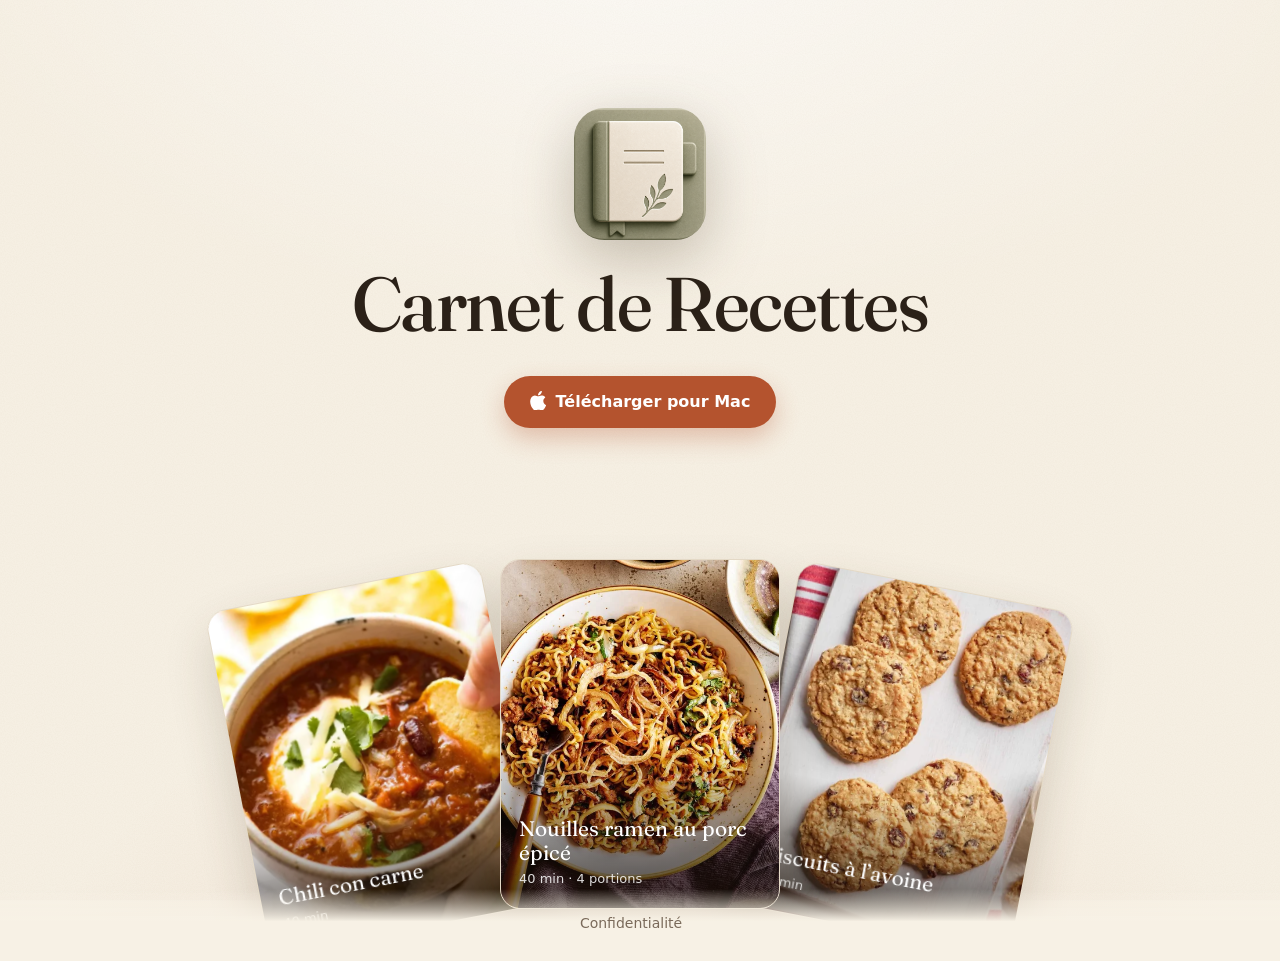
<file: index.html>
<!doctype html><html lang="fr"><head><meta charset="utf-8"><meta name="viewport" content="width=device-width,initial-scale=1">
<title>Carnet de Recettes</title><link rel="icon" href="icon.png">
<link rel="apple-touch-icon" href="apple-touch-icon.png">
<meta property="og:type" content="website"><meta property="og:title" content="Carnet de Recettes"><meta property="og:site_name" content="Carnet de Recettes">
<meta property="og:url" content="https://maxig0d.github.io/carnet-de-recettes-site/">
<meta property="og:image" content="https://maxig0d.github.io/carnet-de-recettes-site/og.png"><meta property="og:image:width" content="1200"><meta property="og:image:height" content="630">
<meta name="twitter:card" content="summary_large_image"><meta name="twitter:image" content="https://maxig0d.github.io/carnet-de-recettes-site/og.png">
<link rel="preconnect" href="https://fonts.googleapis.com"><link rel="preconnect" href="https://fonts.gstatic.com" crossorigin>
<link href="https://fonts.googleapis.com/css2?family=Fraunces:opsz,wght@9..144,400;9..144,500&display=swap" rel="stylesheet">
<link rel="stylesheet" href="style.css?v=3"></head><body class="home">
<main>
  <section class="intro">
    <img class="icon" src="icon.png" alt="">
    <h1>Carnet de Recettes</h1>
    <a class="btn" href="https://github.com/MaxiG0D/carnet-de-recettes-site/releases/latest/download/Carnet-de-Recettes.zip"><svg viewBox="0 0 17 20" aria-hidden="true"><path fill="currentColor" d="M14.1 10.6c0-2.6 2.1-3.8 2.2-3.9-1.2-1.8-3.1-2-3.7-2-1.6-.2-3.1.9-3.9.9-.8 0-2-.9-3.4-.9C3.6 4.8 2 5.8 1.1 7.4c-1.9 3.2-.5 8 1.3 10.6.9 1.3 1.9 2.7 3.3 2.6 1.3-.1 1.8-.9 3.4-.9s2 .9 3.4.8c1.4 0 2.3-1.3 3.2-2.6 1-1.5 1.4-2.9 1.4-3-.1 0-2.9-1.1-3-4.3zM11.5 3c.7-.9 1.2-2 1.1-3.2-1 0-2.3.7-3 1.6-.7.8-1.2 2-1.1 3.1 1.1.1 2.3-.6 3-1.5z"/></svg>Télécharger pour Mac</a>
  </section>
  <section class="fan" aria-hidden="true">
    <figure class="fiche f1"><img src="images/chilli-con-carne.webp" alt=""><figcaption><span>Chili con carne</span><small>40 min</small></figcaption></figure>
    <figure class="fiche f2"><img src="images/nouilles-ramen-au-porc-epice.webp" alt=""><figcaption><span>Nouilles ramen au porc épicé</span><small>40 min · 4 portions</small></figcaption></figure>
    <figure class="fiche f3"><img src="images/biscuits-a-lavoine-et-aux-raisins.webp" alt=""><figcaption><span>Biscuits à l’avoine</span><small>27 min</small></figcaption></figure>
  </section>
</main>
<footer><a href="confidentialite.html">Confidentialité</a></footer>
</body></html>
</file>
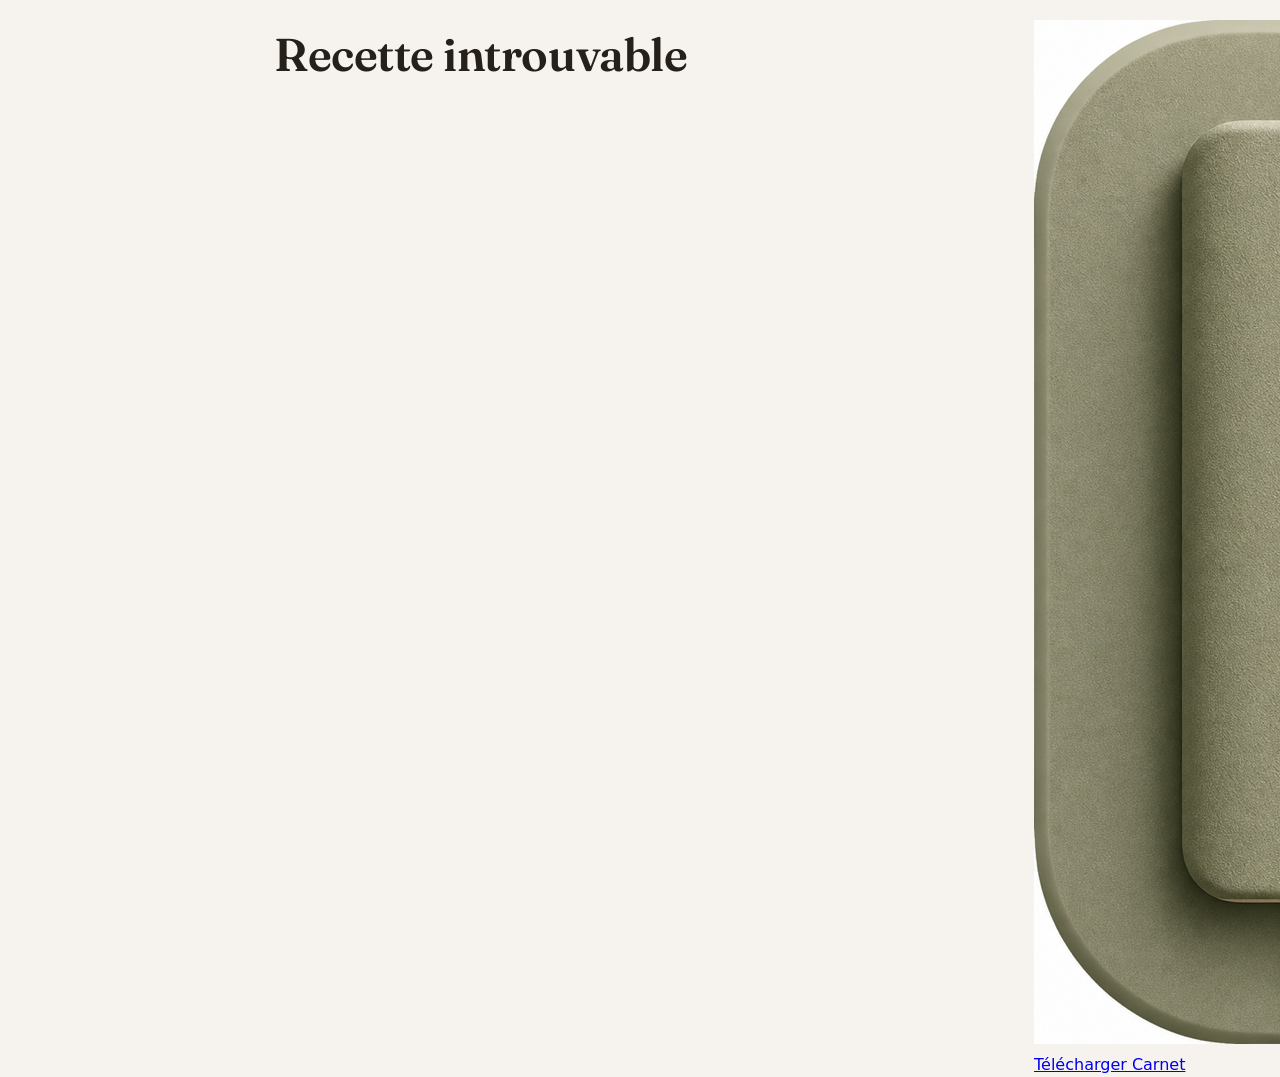
<file: r/index.html>
<!doctype html><html lang="fr"><head><meta charset="utf-8"><meta name="viewport" content="width=device-width,initial-scale=1"><title>Une recette de Carnet</title><meta property="og:title" content="Une recette de Carnet"><meta property="og:site_name" content="Carnet de Recettes"><meta property="og:image" content="https://maxig0d.github.io/carnet-de-recettes-site/icon.png"><meta property="og:type" content="article"><link rel="apple-touch-icon" href="../icon.png"><link rel="icon" href="../icon.png"><link rel="preconnect" href="https://fonts.googleapis.com"><link rel="preconnect" href="https://fonts.gstatic.com" crossorigin><link href="https://fonts.googleapis.com/css2?family=Fraunces:opsz,wght@9..144,500;9..144,600&display=swap" rel="stylesheet"><link rel="stylesheet" href="recipe.css?v=4"></head><body>
<nav class="top"><a class="get" href="../"><img src="../icon.png" alt="">Télécharger Carnet</a></nav>
<main id="app"></main>
<script>
// iCloud public database (CloudKit Web Services). API tokens are read-only and meant to be public.
const CK={production:{container:'iCloud.com.max.carnetderecettes',token:'4149166e0d1444c080852ae21644f873a6d07fe89d89618cca7f820f2f5cefde'},development:{container:'iCloud.com.max.carnetderecettes.dev',token:'7bda1c0ecc350190e6a3eceb598796fbf93f2a7989242fb612b59a9859cb342e'}};
const esc=s=>String(s??'').replace(/[&<>"]/g,c=>({'&':'&amp;','<':'&lt;','>':'&gt;','"':'&quot;'}[c]));
async function fromLink(h){
  let z=h.startsWith('z.'); if(z)h=h.slice(2);
  h=h.replace(/-/g,'+').replace(/_/g,'/'); h+='='.repeat((4-h.length%4)%4);
  let b=Uint8Array.from(atob(h),c=>c.charCodeAt(0));
  if(z){b=new Uint8Array(await new Response(new Blob([b]).stream().pipeThrough(new DecompressionStream('deflate-raw'))).arrayBuffer())}
  return JSON.parse(new TextDecoder().decode(b));
}
async function fromICloud(id,env){
  const res=await fetch(`https://api.apple-cloudkit.com/database/1/${CK[env].container}/${env}/public/records/lookup?ckAPIToken=${CK[env].token}`,
    {method:'POST',headers:{'Content-Type':'application/json'},body:JSON.stringify({records:[{recordName:id}]})});
  const rec=(await res.json()).records?.[0];
  if(!rec||!rec.fields)throw new Error('not found');
  const f=k=>rec.fields[k]?.value;
  const photo=f('photo')?.downloadURL?.replace('${f}','photo.jpg');
  return {t:f('title'),time:f('time'),por:f('portions'),prep:f('prep'),cook:f('cook'),ing:f('ingredients'),steps:f('steps'),img:photo||f('source')};
}
const ICON={
 prep:'<svg viewBox="0 0 24 24"><circle cx="12" cy="13" r="8"/><path d="M12 9v4l2 2M9 2h6"/></svg>',
 cook:'<svg viewBox="0 0 24 24"><path d="M12 3c1 3.5 5 5.5 5 10a5 5 0 0 1-10 0c0-2.4 1.2-4 2.5-5 .2 1.6 1 2.6 2 3 .6-2.6.5-5.2.5-8z"/></svg>',
 time:'<svg viewBox="0 0 24 24"><circle cx="12" cy="12" r="9"/><path d="M12 7v5l3 2"/></svg>',
 por:'<svg viewBox="0 0 24 24"><circle cx="9" cy="8" r="3.5"/><path d="M2.5 20c.6-3.6 3.2-5.5 6.5-5.5s5.9 1.9 6.5 5.5"/><path d="M16 4.6a3.5 3.5 0 0 1 0 6.8M18 14.8c2 .7 3.2 2.4 3.5 5.2"/></svg>'};
const isSection=l=>/^#\s*/.test(l)||(/^pour\b/i.test(l)&&!/\d/.test(l)&&l.length<60)||/:\s*$/.test(l);
const clean=l=>l.replace(/^#\s*/,'').replace(/:\s*$/,'');
function list(lines,step){
  let n=0,out='';
  for(const l of lines||[]){
    if(isSection(l)){out+=`<li class="sec">${esc(clean(l))}</li>`;continue}
    n++; out+=step?`<li><b>${n}</b><p>${esc(l)}</p></li>`:`<li>${esc(l)}</li>`;
  }
  return {html:out,n};
}
function render(r){
  document.title=r.t||'Recette';
  const ing=list(r.ing),st=list(r.steps,true);
  const stats=[['prep','Préparation',r.prep],['cook','Cuisson',r.cook],['time','Total',r.time],['por','Portions',r.por]].filter(x=>x[2]);
  app.innerHTML=`<header class="hero${r.img?'':' plain'}">${r.img?`<img src="${esc(r.img)}" alt="" referrerpolicy="no-referrer" onerror="this.parentNode.classList.add('plain');this.remove()">`:''}<h1>${esc(r.t)}</h1></header>`
   +(stats.length?`<div class="stats">${stats.map(([i,k,v])=>`<div>${ICON[i]}<span><small>${k}</small><strong>${esc(v)}</strong></span></div>`).join('')}</div>`:'')
   +`<div class="body"><section class="ing card"><h2>Ingrédients</h2><p class="count">${ing.n} ingrédient${ing.n>1?'s':''}</p><ul>${ing.html}</ul></section>`
   +`<section class="steps"><h2>Préparation</h2><p class="count">${st.n} étape${st.n>1?'s':''}</p><ol>${st.html}</ol></section></div>`;
}
(async()=>{
  const q=new URLSearchParams(location.search), id=[...q.keys()].find(k=>k!=='dev');
  try{ render(id?await fromICloud(id,q.has('dev')?'development':'production'):await fromLink(location.hash.slice(1))) }
  catch(e){app.innerHTML='<header class="hero plain"><h1>Recette introuvable</h1></header>'}
})();
</script>
</body></html>
</file>
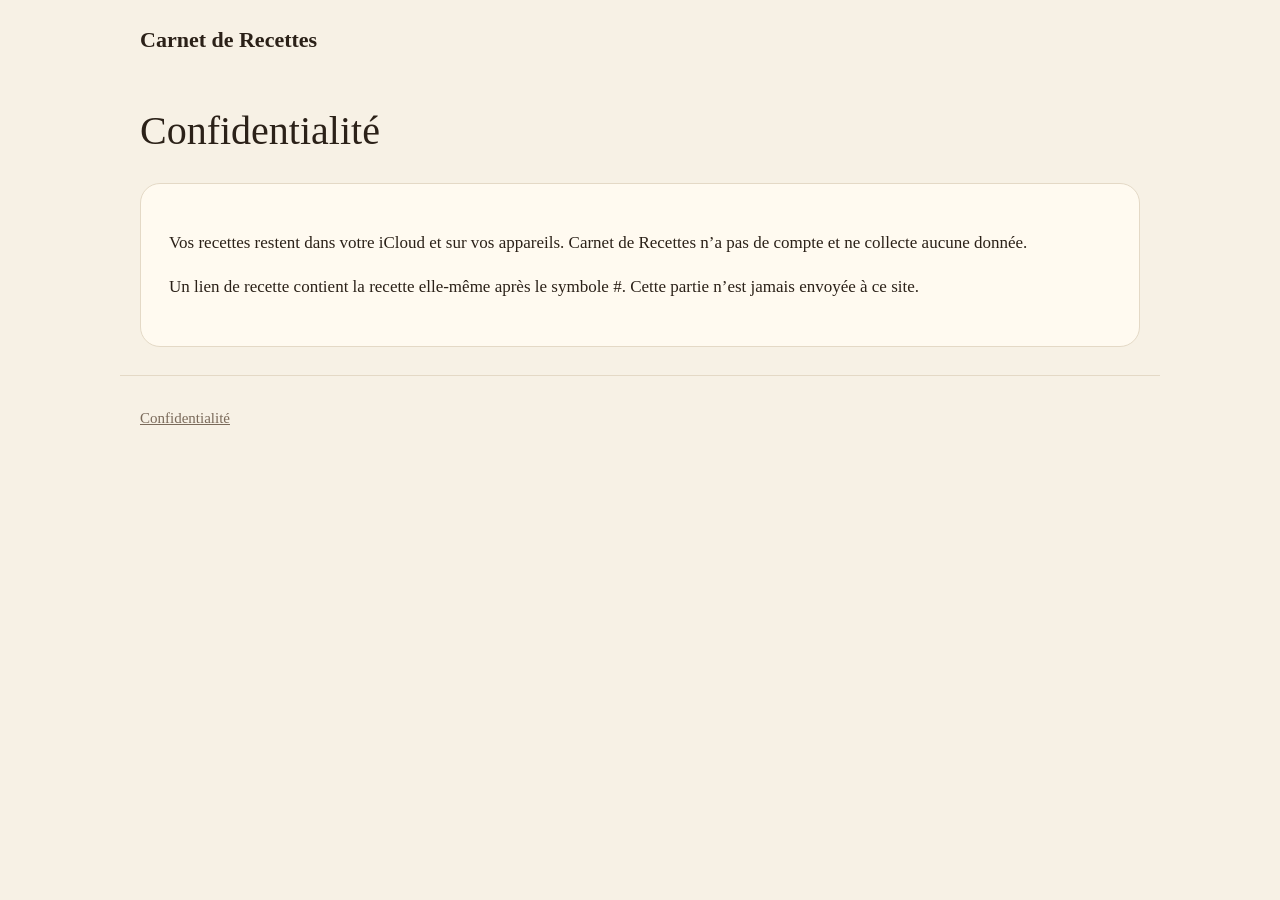
<file: confidentialite.html>
<!doctype html><html lang="fr"><head><meta charset="utf-8"><meta name="viewport" content="width=device-width,initial-scale=1"><title>Confidentialité</title><link rel="stylesheet" href="style.css?v=3"></head><body>
<header><a class="brand" href="./">Carnet de Recettes</a></header>
<main><h1 class="page">Confidentialité</h1><div class="panel">
<p>Vos recettes restent dans votre iCloud et sur vos appareils. Carnet de Recettes n’a pas de compte et ne collecte aucune donnée.</p>
<p>Un lien de recette contient la recette elle-même après le symbole #. Cette partie n’est jamais envoyée à ce site.</p></div></main>
<footer><a href="confidentialite.html">Confidentialité</a></footer></body></html>
</file>
<file: style.css>
:root{--glow:rgba(255,255,255,.75);--paper:#f7f1e5;--card:#fffaf0;--ink:#2b2118;--soft:#7a6a5a;--line:#e4d9c6;--accent:#b4532e}
@media(prefers-color-scheme:dark){:root{--glow:rgba(224,130,90,.10);--paper:#1d1812;--card:#272018;--ink:#f1e8d8;--soft:#a69883;--line:#3a3126;--accent:#e0825a}}
*{box-sizing:border-box}
body{margin:0;background:var(--paper);color:var(--ink);font:17px/1.6 "Iowan Old Style","Palatino",Georgia,serif}
a{color:inherit}
header,main,footer{max-width:1040px;margin:0 auto;padding:0 20px}
header{display:flex;justify-content:space-between;align-items:center;padding-top:22px;padding-bottom:22px}
.brand{font-size:22px;font-weight:600;text-decoration:none}
nav a{margin-left:22px;text-decoration:none;color:var(--soft);font-size:16px}
nav a:hover{color:var(--accent)}
.btn{display:inline-block;background:var(--accent);color:#fff;padding:13px 26px;border-radius:999px;text-decoration:none;font-weight:600;font-family:-apple-system,system-ui,sans-serif;font-size:16px}
.btn.alt{background:none;color:var(--accent);border:1.5px solid var(--accent)}
.hero{display:grid;grid-template-columns:1.1fr 1fr;gap:40px;align-items:center;padding:36px 0 56px}
.hero h1{font-size:clamp(38px,6vw,60px);line-height:1.05;margin:0 0 26px;font-weight:500}
.hero .row{display:flex;gap:12px;flex-wrap:wrap}
.hero img{width:100%;border-radius:22px;aspect-ratio:4/3;object-fit:cover;box-shadow:0 18px 40px rgba(60,40,20,.18)}
.grid{display:grid;grid-template-columns:repeat(auto-fill,minmax(230px,1fr));gap:18px;padding-bottom:64px}
.card{background:var(--card);border:1px solid var(--line);border-radius:18px;overflow:hidden}
.card img{width:100%;aspect-ratio:4/3;object-fit:cover;display:block}
.card div{padding:14px 16px 16px}
.card h3{margin:0 0 4px;font-size:18px;font-weight:500;line-height:1.25}
.card small{color:var(--soft);font-family:-apple-system,system-ui,sans-serif}
footer{padding-top:30px;padding-bottom:40px;color:var(--soft);font-size:15px;border-top:1px solid var(--line)}
footer a{margin-right:18px}
.panel{background:var(--card);border:1px solid var(--line);border-radius:20px;padding:28px;margin:10px 0 28px}
h1.page{font-size:40px;font-weight:500;margin:20px 0}
.panel h2{margin:0 0 6px;font-weight:500}
.meta{color:var(--soft);font-family:-apple-system,system-ui,sans-serif;font-size:15px}
ul.notes{padding-left:20px;margin:14px 0 0}
.recipe-hero{position:relative;border-radius:22px;overflow:hidden;margin-top:6px}
.recipe-hero img{width:100%;max-height:420px;object-fit:cover;display:block}
.recipe-hero h1{position:absolute;inset:auto 0 0 0;margin:0;padding:80px 28px 24px;color:#fff;font-weight:500;font-size:clamp(30px,5vw,46px);line-height:1.1;background:linear-gradient(transparent,rgba(20,12,6,.78))}
.cols{display:grid;grid-template-columns:minmax(0,1fr) minmax(0,1.6fr);gap:32px;margin:30px 0}
.cols h2{font-size:15px;letter-spacing:.12em;text-transform:uppercase;color:var(--accent);font-family:-apple-system,system-ui,sans-serif;margin:0 0 12px}
.cols ul{list-style:none;padding:0;margin:0}
.cols ul li{padding:9px 0;border-bottom:1px solid var(--line)}
ol.steps{list-style:none;counter-reset:s;padding:0;margin:0}
ol.steps li{counter-increment:s;position:relative;padding:0 0 22px 52px}
ol.steps li:before{content:counter(s);position:absolute;left:0;top:0;width:34px;height:34px;border-radius:50%;background:var(--accent);color:#fff;text-align:center;line-height:34px;font-size:16px}
ol.steps li:not(:last-child):after{content:"";position:absolute;left:16.5px;top:38px;bottom:4px;width:1.5px;background:var(--line)}
.cta{display:flex;gap:12px;flex-wrap:wrap;margin:10px 0 40px}
@media(max-width:720px){.hero,.cols{grid-template-columns:1fr}}

body.home{min-height:100vh;display:flex;flex-direction:column;overflow-x:hidden;
  background:
    radial-gradient(1200px 700px at 50% -10%,var(--glow),transparent 60%),
    radial-gradient(900px 600px at 50% 110%,rgba(180,83,46,.10),transparent 70%),
    var(--paper)}
body.home:before{content:"";position:fixed;inset:0;pointer-events:none;opacity:.35;mix-blend-mode:multiply;
  background-image:url("data:image/svg+xml,%3Csvg xmlns='http://www.w3.org/2000/svg' width='160' height='160'%3E%3Cfilter id='n'%3E%3CfeTurbulence type='fractalNoise' baseFrequency='.9' numOctaves='2'/%3E%3CfeColorMatrix values='0 0 0 0 .45 0 0 0 0 .35 0 0 0 0 .25 0 0 0 .18 0'/%3E%3C/filter%3E%3Crect width='100%25' height='100%25' filter='url(%23n)'/%3E%3C/svg%3E")}
body.home main{flex:1;display:flex;flex-direction:column;align-items:center;padding:12vh 16px 0;max-width:none}
.intro{display:flex;flex-direction:column;align-items:center;text-align:center;animation:rise .9s cubic-bezier(.2,.7,.2,1) both}
.icon{width:132px;height:132px;border-radius:23%;filter:drop-shadow(0 18px 28px rgba(70,50,25,.28));margin-bottom:26px}
.intro h1{font-family:Fraunces,"Iowan Old Style",Georgia,serif;font-weight:500;font-size:clamp(42px,7vw,76px);letter-spacing:-.02em;line-height:1;margin:0 0 34px}
.btn{display:inline-flex;align-items:center;gap:10px;box-shadow:0 10px 24px rgba(180,83,46,.32);transition:transform .2s,box-shadow .2s}
.btn:hover{transform:translateY(-2px);box-shadow:0 14px 30px rgba(180,83,46,.4)}
.btn svg{width:16px;height:19px;margin-top:-3px}
.fan{position:relative;width:min(760px,100%);height:clamp(260px,40vw,380px);margin-top:clamp(50px,9vh,90px)}
.fiche{position:absolute;left:50%;bottom:-40px;width:clamp(170px,30vw,280px);margin:0;background:var(--card);border-radius:20px;overflow:hidden;
  border:1px solid var(--line);box-shadow:0 24px 50px rgba(70,50,25,.20);transform-origin:50% 120%;animation:deal 1.1s cubic-bezier(.2,.7,.2,1) both}
.fiche img{display:block;width:100%;aspect-ratio:4/5;object-fit:cover}
.fiche figcaption{position:absolute;inset:auto 0 0 0;padding:70px 18px 16px;color:#fff;background:linear-gradient(transparent,rgba(25,15,8,.78))}
.fiche span{display:block;font-family:Fraunces,Georgia,serif;font-size:clamp(16px,2.2vw,21px);line-height:1.15}
.fiche small{font-family:-apple-system,system-ui,sans-serif;font-size:13px;opacity:.85}
.f1{--r:-11deg;--x:-128%;z-index:1;animation-delay:.15s}
.f2{--r:0deg;--x:-50%;z-index:3;bottom:-20px;animation-delay:.3s}
.f3{--r:11deg;--x:28%;z-index:2;animation-delay:.45s}
.fiche{transform:translateX(var(--x)) rotate(var(--r))}
@keyframes deal{from{opacity:0;transform:translateX(-50%) translateY(60px) rotate(0)}to{opacity:1;transform:translateX(var(--x)) rotate(var(--r))}}
@keyframes rise{from{opacity:0;transform:translateY(16px)}to{opacity:1;transform:none}}
body.home footer{position:relative;z-index:5;border:0;text-align:center;max-width:none;width:100%;padding:22px 0 26px;background:linear-gradient(transparent,var(--paper) 45%)}
body.home footer a{color:var(--soft);text-decoration:none;font-size:14px;font-family:-apple-system,system-ui,sans-serif}
@media(prefers-reduced-motion:reduce){.intro,.fiche{animation:none}}
.recipe-hero.noimg{background:var(--card);border:1px solid var(--line)}
.recipe-hero.noimg h1{position:static;color:var(--ink);background:none;padding:28px}
</file>
<file: r/recipe.css>
:root{--bg:#f6f3ee;--card:#fffdf9;--ink:#26201a;--soft:#857a6e;--line:#ebe4da;--accent:#b4532e;--tint:#f6e3d8}
@media(prefers-color-scheme:dark){:root{--bg:#1b1815;--card:#24201c;--ink:#f1ebe2;--soft:#a3988b;--line:#352f29;--accent:#e08a62;--tint:#3a2a22}}
*{box-sizing:border-box}
body{margin:0;background:var(--bg);color:var(--ink);font:16px/1.6 -apple-system,BlinkMacSystemFont,"SF Pro Text",system-ui,sans-serif;-webkit-font-smoothing:antialiased}
main{max-width:1360px;margin:0 auto;padding:20px 24px 10px}
h1,h2{font-family:Fraunces,"Iowan Old Style",Georgia,serif;font-weight:600;letter-spacing:-.01em}
.hero{position:relative;border-radius:22px;overflow:hidden;min-height:200px;display:flex;align-items:flex-end;background:#2a211b}
.hero img{position:absolute;inset:0;width:100%;height:100%;object-fit:cover}
.hero:after{content:"";position:absolute;inset:0;background:linear-gradient(180deg,transparent 40%,rgba(18,12,8,.72))}
.hero:not(.plain){aspect-ratio:2.15/1}
.hero h1{position:relative;z-index:1;margin:0;padding:0 36px 30px;color:#fff;font-size:clamp(28px,4.6vw,46px);line-height:1.08}
.hero.plain{min-height:0;background:none}.hero.plain:after{display:none}
.hero.plain h1{color:var(--ink);padding:10px 0 4px}
.stats{display:flex;margin:16px 0 0;background:var(--card);border:1px solid var(--line);border-radius:16px;overflow:hidden}
.stats div{flex:1;display:flex;align-items:center;gap:12px;padding:14px 22px}
.stats div+div{border-left:1px solid var(--line)}
.stats svg{width:20px;height:20px;fill:none;stroke:var(--accent);stroke-width:1.7;stroke-linecap:round;stroke-linejoin:round;flex:none}
.stats small{display:block;font-size:10.5px;letter-spacing:.1em;text-transform:uppercase;color:var(--soft);font-weight:600;line-height:1.3}
.stats strong{font-family:Fraunces,Georgia,serif;font-size:19px;font-weight:600;line-height:1.25}
.body{display:grid;grid-template-columns:minmax(0,.82fr) minmax(0,1.18fr);gap:34px;margin-top:28px;align-items:start}
.card{background:var(--card);border:1px solid var(--line);border-radius:18px;padding:24px 26px 10px}
h2{font-size:26px;margin:0;line-height:1.2}
.count{margin:2px 0 14px;font-size:12.5px;color:var(--soft)}
ul,ol{list-style:none;margin:0;padding:0}
.sec{font-size:11.5px;letter-spacing:.1em;text-transform:uppercase;color:var(--accent);font-weight:700;padding:16px 0 4px}
.ing li:not(.sec){position:relative;padding:11px 0 11px 20px;border-bottom:1px solid var(--line);font-size:15px;line-height:1.45}
.ing li:not(.sec):before{content:"";position:absolute;left:2px;top:19px;width:6px;height:6px;border-radius:50%;background:var(--accent);opacity:.55}
.ing li:last-child,.ing li:has(+ .sec){border-bottom:0}
.steps{padding-top:24px}
.steps li:not(.sec){position:relative;display:flex;gap:18px;padding-bottom:20px}
.steps li.sec{padding-left:52px}
.steps b{flex:none;width:34px;height:34px;border-radius:50%;background:var(--tint);color:var(--accent);font:600 16px/34px Fraunces,Georgia,serif;text-align:center;position:relative;z-index:1}
.steps li:not(.sec):not(:last-child):after{content:"";position:absolute;left:16.5px;top:38px;bottom:4px;width:1.5px;background:var(--tint)}
.steps li:has(+ .sec):after{display:none}
.steps li p{margin:5px 0 0;font-size:15.5px;line-height:1.6}
footer{text-align:center;padding:36px 0 44px}
footer a{display:inline-flex;align-items:center;gap:10px;color:var(--soft);text-decoration:none;font-size:14px;font-weight:500}
footer img{width:28px;height:28px;border-radius:23%}
@media(max-width:760px){main{padding:16px 14px 0}.body{grid-template-columns:1fr;gap:10px}.hero:not(.plain){aspect-ratio:4/3.2}.hero h1{padding:0 22px 22px}.stats div{padding:12px 16px}.card{padding:20px 20px 6px}}
body{display:flex;flex-direction:column;min-height:100vh}
main{width:100%;padding-bottom:28px}
.top{order:2;display:flex;flex-wrap:wrap;justify-content:center;gap:10px;padding:0 20px 48px}
.act{display:flex;align-items:center;gap:10px;min-width:214px;height:44px;padding:0 20px 0 16px;border-radius:999px;background:var(--card);border:1px solid var(--line);color:var(--ink);text-decoration:none;font-size:14.5px;font-weight:600;white-space:nowrap;box-shadow:0 4px 14px rgba(60,40,20,.07);transition:transform .15s,box-shadow .15s}
.act svg{flex:none;color:var(--soft)}
.act.open{background:var(--tint);border-color:transparent;color:var(--accent)}
.act.open svg{color:currentColor}
.act:hover{transform:translateY(-1px);box-shadow:0 6px 18px rgba(60,40,20,.11)}
.hero:not(.plain){aspect-ratio:auto;height:clamp(260px,52vh,560px)}
@media(min-width:1100px){
  :root{--w:min(1100px,calc(100vw - 500px))}
  main{max-width:var(--w)}
  .top{order:0;position:absolute;top:20px;left:calc(50% + var(--w)/2 + 4px);flex-direction:column;flex-wrap:nowrap;padding:0}
  .body{grid-template-columns:minmax(0,.75fr) minmax(0,1.25fr);gap:36px}
  .ing.card{position:sticky;top:20px}
}
@media(max-width:760px){main{padding:14px 14px 0}.top{padding:0 14px 40px}.act{flex:1 1 214px}.hero:not(.plain){height:auto;aspect-ratio:4/3.4}}
</file>
